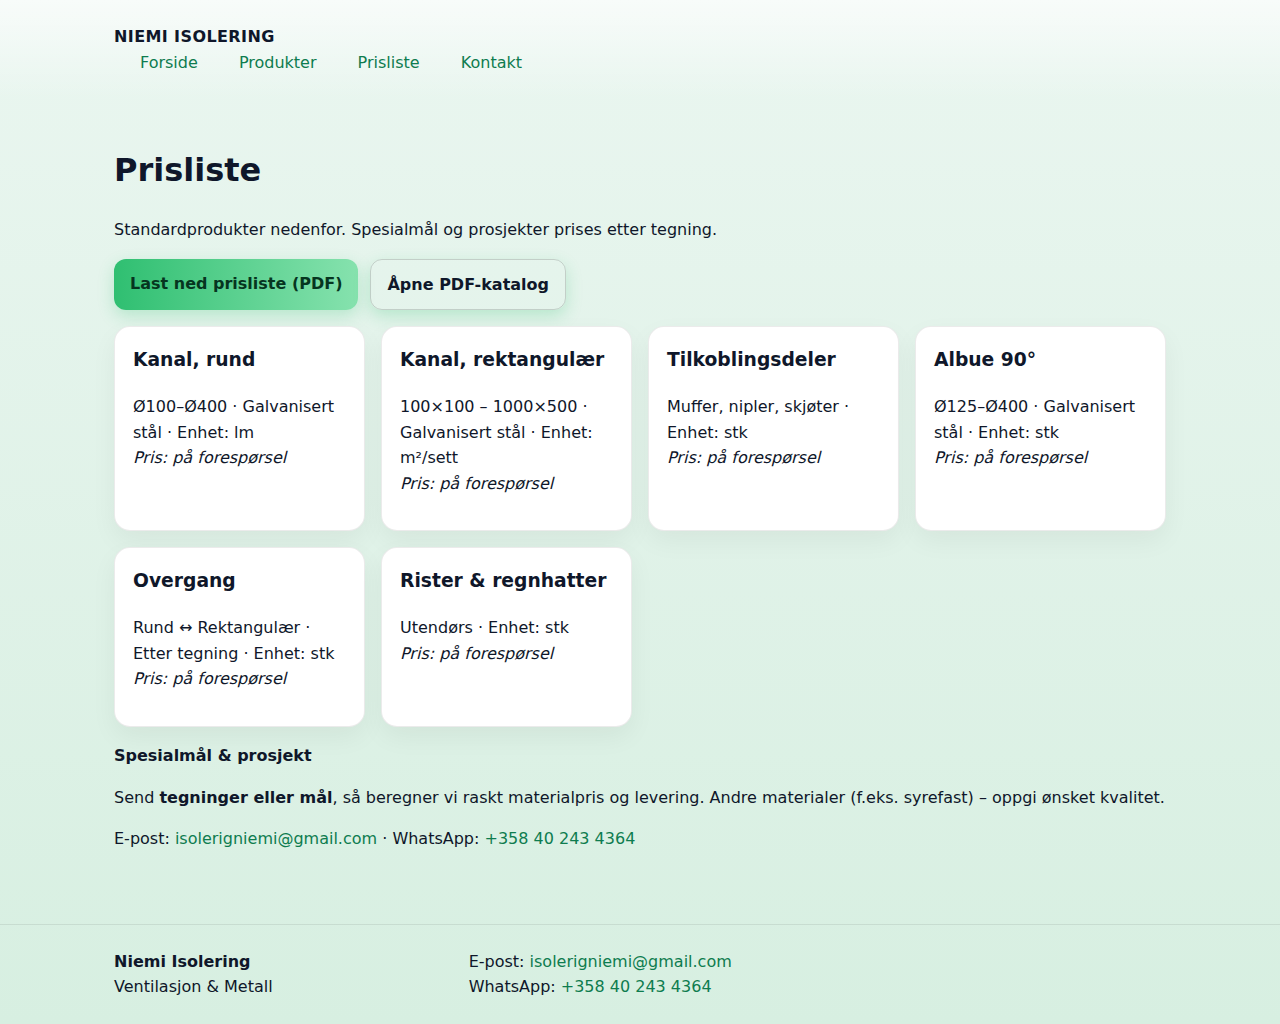
<file: hinnasto.html>
<!DOCTYPE html>
<html lang="nb">
<head>
  <meta charset="utf-8" />
  <meta name="viewport" content="width=device-width, initial-scale=1" />
  <title>Niemi Isolering – Prisliste</title>
  <meta name="description" content="Prisliste for standardkanaler og komponenter. Spesialmål etter avtale." />
  <link rel="stylesheet" href="./style.css" />
</head>
<body>
  <header class="site-header">
    <div class="container topbar">
      <div class="brand">NIEMI ISOLERING</div>
      <nav class="menu">
        <a href="./index.html">Forside</a>
        <a href="./produkter.html">Produkter</a>
        <a href="./hinnasto.html" aria-current="page">Prisliste</a>
        <a href="./kontakt.html">Kontakt</a>
      </nav>
    </div>
  </header>

  <main class="container">
    <h1>Prisliste</h1>
    <p class="muted">Standardprodukter nedenfor. Spesialmål og prosjekter prises etter tegning.</p>

    <div class="cta-row" style="margin:.5rem 0 1rem">
      <a class="btn" href="./pdf/Niemi_Isolering_Prisliste_NO.pdf" download>Last ned prisliste (PDF)</a>
      <a class="btn btn-outline" href="./pdf-viewer.html">Åpne PDF-katalog</a>
    </div>

    <section class="grid-3" style="margin-top:.75rem;">
      <article class="card">
        <h3>Kanal, rund</h3>
        <p>Ø100–Ø400 · Galvanisert stål · Enhet: lm<br/><em>Pris: på forespørsel</em></p>
      </article>
      <article class="card">
        <h3>Kanal, rektangulær</h3>
        <p>100×100 – 1000×500 · Galvanisert stål · Enhet: m²/sett<br/><em>Pris: på forespørsel</em></p>
      </article>
      <article class="card">
        <h3>Tilkoblingsdeler</h3>
        <p>Muffer, nipler, skjøter · Enhet: stk<br/><em>Pris: på forespørsel</em></p>
      </article>
      <article class="card">
        <h3>Albue 90°</h3>
        <p>Ø125–Ø400 · Galvanisert stål · Enhet: stk<br/><em>Pris: på forespørsel</em></p>
      </article>
      <article class="card">
        <h3>Overgang</h3>
        <p>Rund ↔ Rektangulær · Etter tegning · Enhet: stk<br/><em>Pris: på forespørsel</em></p>
      </article>
      <article class="card">
        <h3>Rister & regnhatter</h3>
        <p>Utendørs · Enhet: stk<br/><em>Pris: på forespørsel</em></p>
      </article>
    </section>

    <section class="cta-banner">
      <p><strong>Spesialmål & prosjekt</strong></p>
      <p>Send <strong>tegninger eller mål</strong>, så beregner vi raskt materialpris og levering. Andre materialer (f.eks. syrefast) – oppgi ønsket kvalitet.</p>
      <p class="muted">
        E-post: <a href="mailto:isolerigniemi@gmail.com">isolerigniemi@gmail.com</a> ·
        WhatsApp: <a href="https://wa.me/358402434364" rel="noopener">+358 40 243 4364</a>
      </p>
    </section>
  </main>

  <footer class="site-footer">
    <div class="container">
      <div class="divider"></div>
      <div class="footer-grid">
        <div class="small"><strong>Niemi Isolering</strong><br/>Ventilasjon & Metall</div>
        <div class="small">E-post: <a href="mailto:isolerigniemi@gmail.com">isolerigniemi@gmail.com</a><br/>WhatsApp: <a href="https://wa.me/358402434364" rel="noopener">+358 40 243 4364</a></div>
      </div>
    </div>
  </footer>
</body>
</html>
</file>
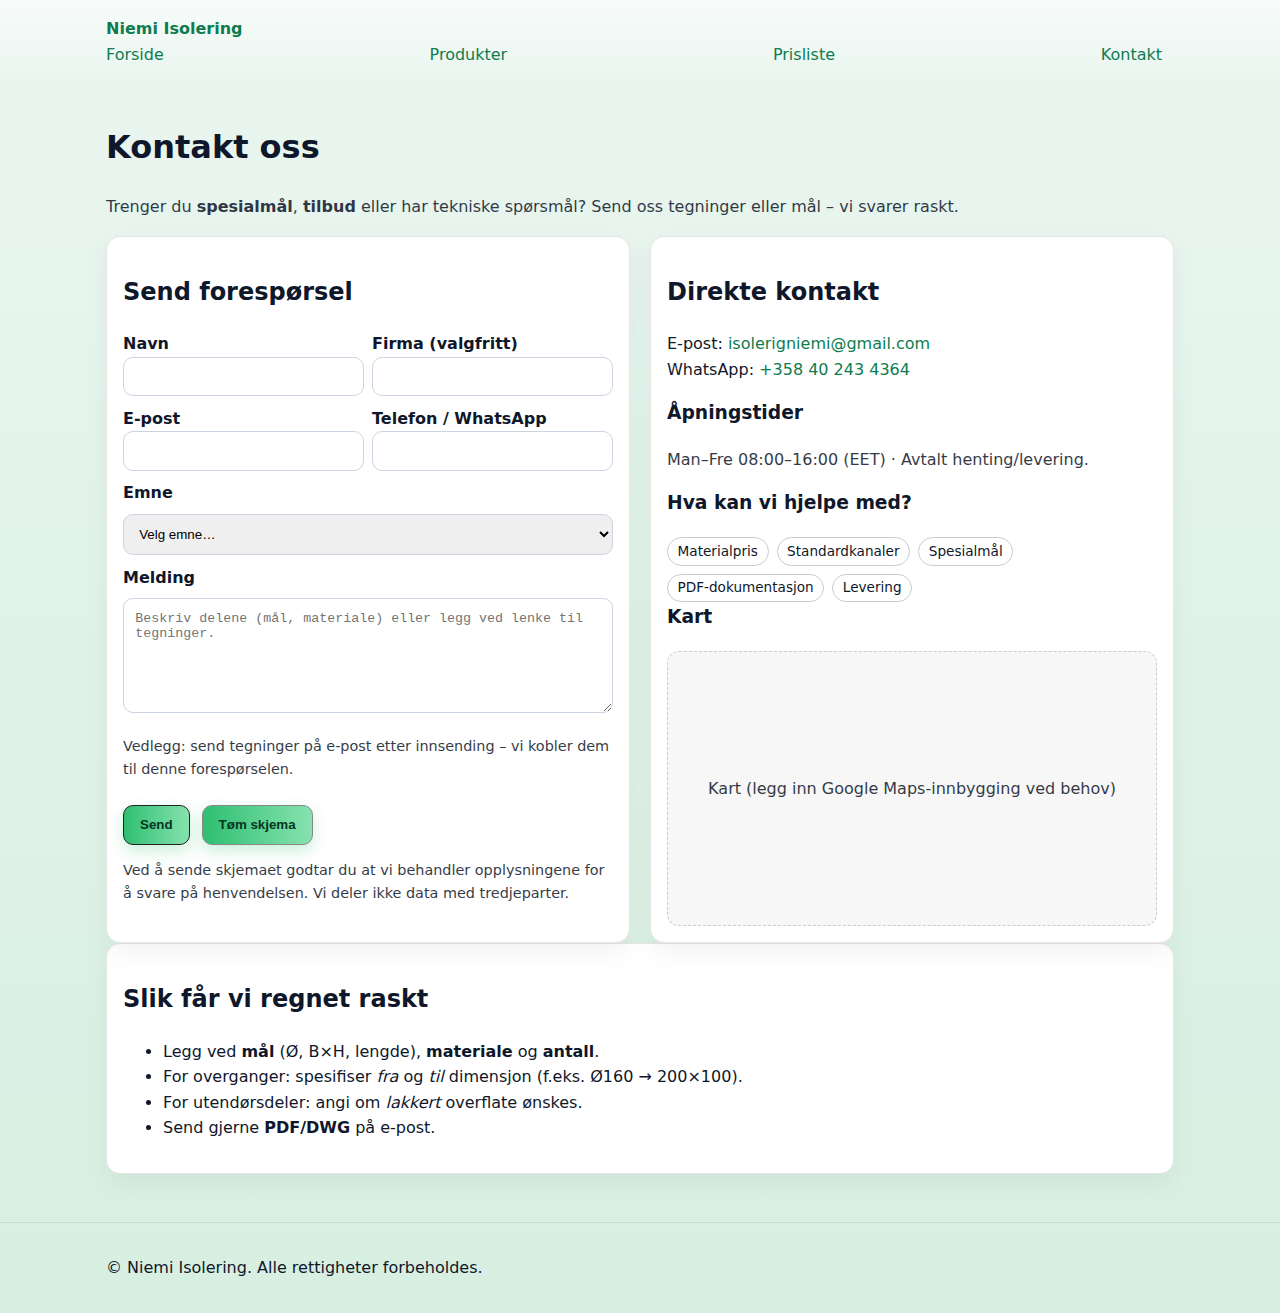
<file: kontakt.html>
<!DOCTYPE html>
<html lang="nb">
<head>
  <meta charset="utf-8" />
  <meta name="viewport" content="width=device-width, initial-scale=1" />
  <title>Niemi Isolering – Kontakt</title>
  <meta name="description" content="Ta kontakt for tilbud, spesialmål og spørsmål. Rask respons via e-post eller WhatsApp." />
  <link rel="icon" href="./assets/favicon.ico" />
  <!-- Ulkoinen tyylitiedosto tästä repossa -->
  <link rel="stylesheet" href="./style.css" />
  <style>
    /* Kevyt perus-layout; varsinainen ilme tulee style.css:stä */
    .container{max-width:1100px;margin:0 auto;padding:1rem}
    header,footer{border-bottom:1px solid #eee}
    footer{border-bottom:none;border-top:1px solid #eee;margin-top:2rem}
    .logo{text-decoration:none;font-weight:700}
    .nav a{margin-right:12px}
    .grid{display:grid;gap:1.25rem}
    @media(min-width:900px){.grid.cols-2{grid-template-columns:1fr 1fr}}
    .card{border:1px solid #e6e6e6;border-radius:14px;padding:1rem;background:#fff}
    .muted{opacity:.85}
    .form-row{display:grid;gap:.5rem;margin:.6rem 0}
    .form-row.half{grid-template-columns:1fr}
    @media(min-width:640px){.form-row.half{grid-template-columns:1fr 1fr}}
    label{font-weight:600}
    input,select,textarea{width:100%;padding:.7rem;border:1px solid #cbd5e1;border-radius:10px}
    .btn{display:inline-block;padding:.7rem 1rem;border-radius:10px;border:1px solid #222;text-decoration:none;cursor:pointer}
    .btn.secondary{border-color:#888}
    .inline{display:flex;gap:.75rem;flex-wrap:wrap;align-items:center}
    .map{aspect-ratio:16/9;background:#f7f7f7;border:1px dashed #ccc;border-radius:12px;display:flex;align-items:center;justify-content:center}
    .chips{display:flex;gap:.5rem;flex-wrap:wrap}
    .chip{border:1px solid #ccc;border-radius:999px;padding:.15rem .6rem;font-size:.85rem}
    .help{font-size:.9rem}
    .ok{color:#166534}
    .err{color:#b00020}
  </style>
</head>
<body>
  <header class="site-header">
    <div class="container">
      <a class="logo" href="./index.html" aria-label="Niemi Isolering">Niemi Isolering</a>
      <nav class="nav" aria-label="Hovedmeny">
        <a href="./index.html">Forside</a>
        <a href="./produkter.html">Produkter</a>
        <a href="./hinnasto.html">Prisliste</a>
        <a href="./kontakt.html" aria-current="page">Kontakt</a>
      </nav>
    </div>
  </header>

  <main>
    <div class="container">
      <h1>Kontakt oss</h1>
      <p class="muted">Trenger du <strong>spesialmål</strong>, <strong>tilbud</strong> eller har tekniske spørsmål? Send oss tegninger eller mål – vi svarer raskt.</p>

      <div class="grid cols-2">
        <!-- Kontaktlomake -->
        <section class="card" aria-labelledby="contact-form-heading">
          <h2 id="contact-form-heading">Send forespørsel</h2>

          <!-- Vaihtoehto A: MAILTO-JS -->
          <form id="contactForm" novalidate>
            <div class="form-row half">
              <div>
                <label for="name">Navn</label>
                <input id="name" name="name" type="text" autocomplete="name" required />
              </div>
              <div>
                <label for="company">Firma (valgfritt)</label>
                <input id="company" name="company" type="text" autocomplete="organization" />
              </div>
            </div>

            <div class="form-row half">
              <div>
                <label for="email">E-post</label>
                <input id="email" name="email" type="email" autocomplete="email" required />
              </div>
              <div>
                <label for="phone">Telefon / WhatsApp</label>
                <input id="phone" name="phone" type="tel" autocomplete="tel" />
              </div>
            </div>

            <div class="form-row">
              <label for="topic">Emne</label>
              <select id="topic" name="topic" required>
                <option value="">Velg emne…</option>
                <option>Tilbud / materialpris</option>
                <option>Spesialmål etter tegning</option>
                <option>Standardprodukter</option>
                <option>Levering & dokumentasjon</option>
                <option>Annet</option>
              </select>
            </div>

            <div class="form-row">
              <label for="message">Melding</label>
              <textarea id="message" name="message" rows="6" placeholder="Beskriv delene (mål, materiale) eller legg ved lenke til tegninger." required></textarea>
              <p class="help muted">Vedlegg: send tegninger på e-post etter innsending – vi kobler dem til denne forespørselen.</p>
            </div>

            <div class="inline">
              <button class="btn" type="submit">Send</button>
              <button class="btn secondary" type="reset">Tøm skjema</button>
            </div>

            <p id="form-status" class="help" role="status" aria-live="polite"></p>

            <p class="help muted">
              Ved å sende skjemaet godtar du at vi behandler opplysningene for å svare på henvendelsen. Vi deler ikke data med tredjeparter.
            </p>
          </form>
        </section>

        <!-- Yhteystiedot -->
        <aside class="card" aria-labelledby="contact-direct">
          <h2 id="contact-direct">Direkte kontakt</h2>
          <p>
            E-post: <a href="mailto:isolerigniemi@gmail.com">isolerigniemi@gmail.com</a><br/>
            WhatsApp: <a href="https://wa.me/358402434364" rel="noopener">+358 40 243 4364</a>
          </p>

          <h3>Åpningstider</h3>
          <p class="muted">Man–Fre 08:00–16:00 (EET) · Avtalt henting/levering.</p>

          <h3>Hva kan vi hjelpe med?</h3>
          <div class="chips" aria-label="Typiske forespørsler">
            <span class="chip">Materialpris</span>
            <span class="chip">Standardkanaler</span>
            <span class="chip">Spesialmål</span>
            <span class="chip">PDF-dokumentasjon</span>
            <span class="chip">Levering</span>
          </div>

          <h3>Kart</h3>
          <div class="map" role="img" aria-label="Kartplassholder">
            <span class="muted">Kart (legg inn Google Maps-innbygging ved behov)</span>
          </div>
        </aside>
      </div>

      <section class="card" aria-labelledby="email-tip">
        <h2 id="email-tip">Slik får vi regnet raskt</h2>
        <ul>
          <li>Legg ved <strong>mål</strong> (Ø, B×H, lengde), <strong>materiale</strong> og <strong>antall</strong>.</li>
          <li>For overganger: spesifiser <em>fra</em> og <em>til</em> dimensjon (f.eks. Ø160 → 200×100).</li>
          <li>For utendørsdeler: angi om <em>lakkert</em> overflate ønskes.</li>
          <li>Send gjerne <strong>PDF/DWG</strong> på e-post.</li>
        </ul>
      </section>
    </div>
  </main>

  <footer class="site-footer">
    <div class="container">
      <p>© Niemi Isolering. Alle rettigheter forbeholdes.</p>
    </div>
  </footer>

  <script>
    // Mailto-lähetys (Vaihtoehto A)
    (function(){
      const form = document.getElementById('contactForm');
      const status = document.getElementById('form-status');
      const TO = 'isolerigniemi@gmail.com';

      form.addEventListener('submit', function(e){
        e.preventDefault();
        status.textContent = '';

        const name = form.name.value.trim();
        const company = form.company.value.trim();
        const email = form.email.value.trim();
        const phone = form.phone.value.trim();
        const topic = form.topic.value.trim();
        const message = form.message.value.trim();

        if(!name || !email || !topic || !message){
          status.textContent = 'Fyll inn alle obligatoriske felter (Navn, E-post, Emne, Melding).';
          status.className = 'help err';
          return;
        }

        // mailto-otsikko ja runko
        const subject = `Henvendelse (${topic}) – ${name}`;
        const bodyLines = [
          `Navn: ${name}`,
          `Firma: ${company || '-'}`,
          `E-post: ${email}`,
          `Telefon/WhatsApp: ${phone || '-'}`,
          `Emne: ${topic}`,
          '',
          'Melding:',
          message
        ];
        const body = encodeURIComponent(bodyLines.join('\n'));

        // Avataan käyttäjän sähköpostisovellus
        window.location.href = `mailto:${TO}?subject=${encodeURIComponent(subject)}&body=${body}`;

        // Käyttäjäpalaute sivulla
        status.textContent = 'Avataan e-postisovellus. Hvis vindu ikke åpnes, send e-post til isolerigniemi@gmail.com.';
        status.className = 'help ok';
      });
    })();
  </script>
</body>
</html>
</file>
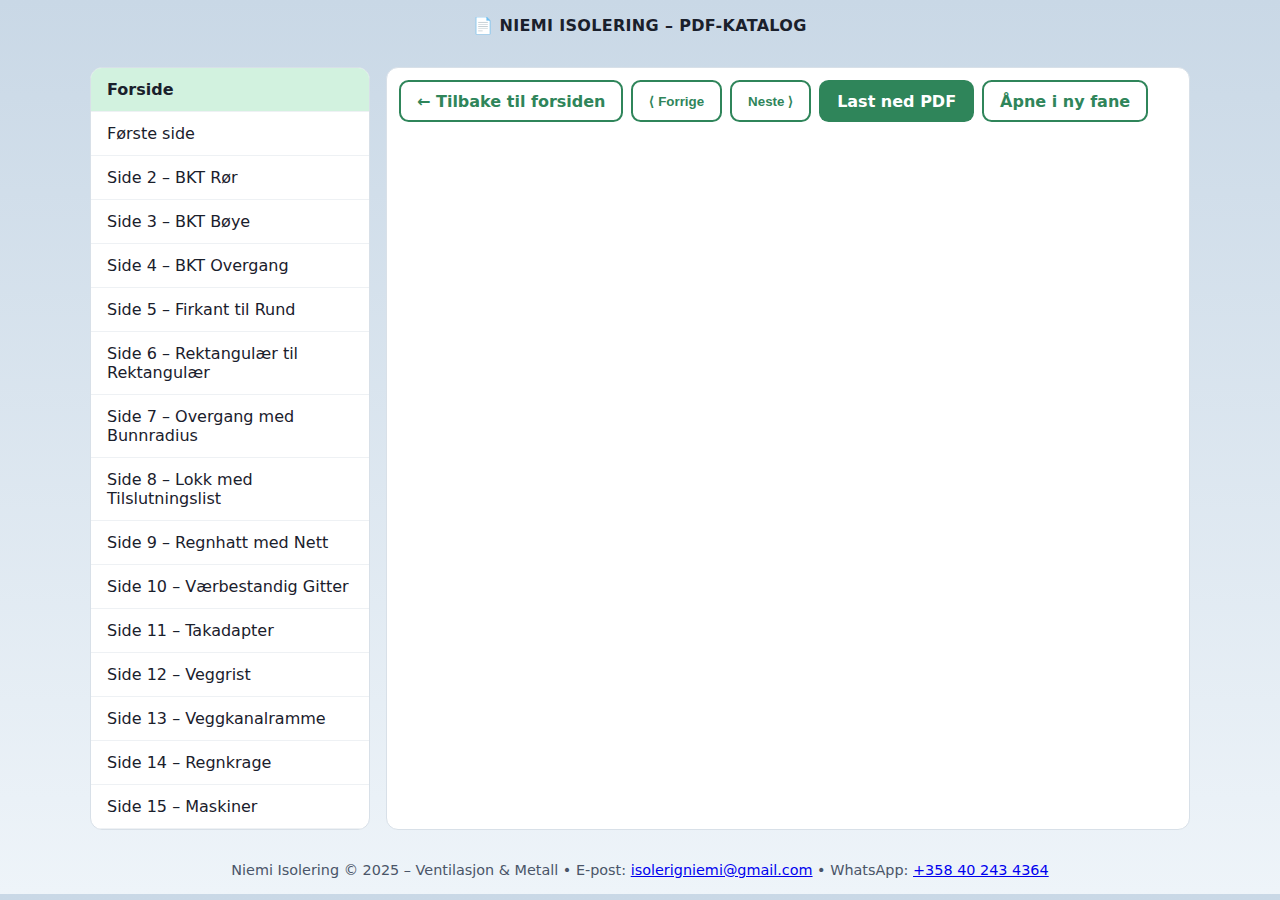
<file: pdf-viewer.html>
<!DOCTYPE html>
<html lang="nb">
<head>
  <meta charset="utf-8" />
  <meta name="viewport" content="width=device-width, initial-scale=1" />
  <title>Niemi Isolering – PDF-katalog</title>
  <meta name="description" content="Se og last ned alle PDF-sider av Niemi Isolering sitt produktutvalg." />
  <style>
    body {
      font-family: system-ui, Inter, sans-serif;
      margin: 0;
      background: linear-gradient(180deg, #c9d8e6 0%, #eef4f9 100%);
      color: #1a202c;
    }
    header {
      padding: 1rem 0;
      text-align: center;
      font-weight: 800;
      letter-spacing: .02em;
    }
    .container {
      max-width: 1100px;
      margin: 0 auto;
      padding: 1rem;
    }
    .grid {
      display: grid;
      gap: 1rem;
    }
    @media (min-width: 950px) {
      .grid { grid-template-columns: 280px 1fr; }
    }
    .list {
      background: #fff;
      border: 1px solid #d8e0e8;
      border-radius: 12px;
      overflow: hidden;
    }
    .list a {
      display: block;
      padding: .75rem 1rem;
      border-bottom: 1px solid #eef1f4;
      text-decoration: none;
      color: #1a202c;
    }
    .list a:hover {
      background: #edf7f3;
    }
    .list a.active {
      background: #d2f2df;
      font-weight: 700;
    }
    .viewer {
      background: #fff;
      border: 1px solid #d8e0e8;
      border-radius: 12px;
      padding: .75rem;
    }
    iframe {
      width: 100%;
      height: 75vh;
      border: none;
      border-radius: 8px;
    }
    .toolbar {
      display: flex;
      flex-wrap: wrap;
      gap: .5rem;
      margin-bottom: .5rem;
    }
    .btn, .btn-outline {
      display: inline-flex;
      align-items: center;
      justify-content: center;
      padding: .6rem 1rem;
      border-radius: .6rem;
      text-decoration: none;
      font-weight: 700;
      transition: background .2s;
      cursor: pointer;
    }
    .btn { background: #2f855a; color: #fff; border: 2px solid transparent; }
    .btn:hover { background: #276749; }
    .btn-outline { border: 2px solid #2f855a; color: #2f855a; background: transparent; }
    .btn-outline:hover { background: #e6f4ed; }
    footer {
      text-align: center;
      padding: 1rem;
      color: #4a5568;
      font-size: .9rem;
    }
  </style>
</head>

<body>
  <header>📄 NIEMI ISOLERING – PDF-KATALOG</header>

  <main class="container">
    <div class="grid">
      <!-- ===== VASEN SIVUPANEELI ===== -->
      <aside class="list" id="pdf-list">
        <a href="./pdf/niemi_isolering_forside.pdf" data-title="Forside" class="active">Forside</a>
        <a href="./pdf/Ventilasjonssystemer_Norsk_Første_Side.pdf" data-title="Første side">Første side</a>
        <a href="./pdf/Ventilasjonssystemer_Norsk_Side_2_BKT_Roer.pdf" data-title="Side 2 – BKT Rør">Side 2 – BKT Rør</a>
        <a href="./pdf/Ventilasjonssystemer_Norsk_Side_3_BKT_Boye.pdf" data-title="Side 3 – BKT Bøye">Side 3 – BKT Bøye</a>
        <a href="./pdf/Ventilasjonssystemer_Norsk_Side_4_BKT_Overgang.pdf" data-title="Side 4 – BKT Overgang">Side 4 – BKT Overgang</a>
        <a href="./pdf/Ventilasjonssystemer_Norsk_Side_5_BKT_Firkant_til_Rund.pdf" data-title="Side 5 – Firkant til Rund">Side 5 – Firkant til Rund</a>
        <a href="./pdf/Ventilasjonssystemer_Norsk_Side_6_BKT_Rektangulær_til_Rektangulær.pdf" data-title="Side 6 – Rektangulær til Rektangulær">Side 6 – Rektangulær til Rektangulær</a>
        <a href="./pdf/Ventilasjonssystemer_Norsk_Side_7_BKT_Overgang_med_Bunnradius.pdf" data-title="Side 7 – Overgang med Bunnradius">Side 7 – Overgang med Bunnradius</a>
        <a href="./pdf/Ventilasjonssystemer_Norsk_Side_8_Lokk_med_Tilslutningslist.pdf" data-title="Side 8 – Lokk med Tilslutningslist">Side 8 – Lokk med Tilslutningslist</a>
        <a href="./pdf/Ventilasjonssystemer_Norsk_Side_9_Regnhatt_med_Nett.pdf" data-title="Side 9 – Regnhatt med Nett">Side 9 – Regnhatt med Nett</a>
        <a href="./pdf/Ventilasjonssystemer_Norsk_Side_10_Vaerbestandig_Gitter.pdf" data-title="Side 10 – Værbestandig Gitter">Side 10 – Værbestandig Gitter</a>
        <a href="./pdf/Ventilasjonssystemer_Norsk_Side_11_Takadapter.pdf" data-title="Side 11 – Takadapter">Side 11 – Takadapter</a>
        <a href="./pdf/Ventilasjonssystemer_Norsk_Side_12_Veggrist.pdf" data-title="Side 12 – Veggrist">Side 12 – Veggrist</a>
        <a href="./pdf/Ventilasjonssystemer_Norsk_Side_13_Veggkanalramme.pdf" data-title="Side 13 – Veggkanalramme">Side 13 – Veggkanalramme</a>
        <a href="./pdf/Ventilasjonssystemer_Norsk_Side_14_Regnkrage.pdf" data-title="Side 14 – Regnkrage">Side 14 – Regnkrage</a>
        <a href="./pdf/Ventilasjonssystemer_Norsk_Side_15_Maskiner.pdf" data-title="Side 15 – Maskiner">Side 15 – Maskiner</a>
      </aside>

      <!-- ===== OIKEA KATSELUALUE ===== -->
      <section class="viewer">
        <div class="toolbar">
          <a href="./index.html" class="btn-outline">← Tilbake til forsiden</a>
          <button id="prev" class="btn-outline">⟨ Forrige</button>
          <button id="next" class="btn-outline">Neste ⟩</button>
          <a id="download" class="btn" href="./pdf/niemi_isolering_forside.pdf" download>Last ned PDF</a>
          <a id="open-new" class="btn-outline" href="./pdf/niemi_isolering_forside.pdf" target="_blank" rel="noopener">Åpne i ny fane</a>
        </div>
        <iframe id="frame" src="./pdf/niemi_isolering_forside.pdf" title="Forside"></iframe>
      </section>
    </div>
  </main>

  <footer>
    Niemi Isolering © 2025 – Ventilasjon & Metall  
    • E-post: <a href="mailto:isolerigniemi@gmail.com">isolerigniemi@gmail.com</a>  
    • WhatsApp: <a href="https://wa.me/358402434364" rel="noopener">+358 40 243 4364</a>
  </footer>

  <script>
    (function(){
      const list = document.getElementById('pdf-list');
      const frame = document.getElementById('frame');
      const dl = document.getElementById('download');
      const open = document.getElementById('open-new');
      const links = Array.from(list.querySelectorAll('a'));
      const prevBtn = document.getElementById('prev');
      const nextBtn = document.getElementById('next');

      function openPdf(a) {
        if (!a) return;
        links.forEach(x => x.classList.remove('active'));
        a.classList.add('active');
        const url = a.getAttribute('href');
        frame.src = url;
        frame.title = a.dataset.title || 'PDF';
        dl.href = url;
        open.href = url;
      }

      list.addEventListener('click', e => {
        const a = e.target.closest('a');
        if (!a) return;
        e.preventDefault();
        openPdf(a);
      });

      prevBtn.addEventListener('click', () => {
        const currentIndex = links.findIndex(x => x.classList.contains('active'));
        if (currentIndex > 0) openPdf(links[currentIndex - 1]);
      });

      nextBtn.addEventListener('click', () => {
        const currentIndex = links.findIndex(x => x.classList.contains('active'));
        if (currentIndex < links.length - 1) openPdf(links[currentIndex + 1]);
      });
    })();
  </script>
</body>
</html>
</file>
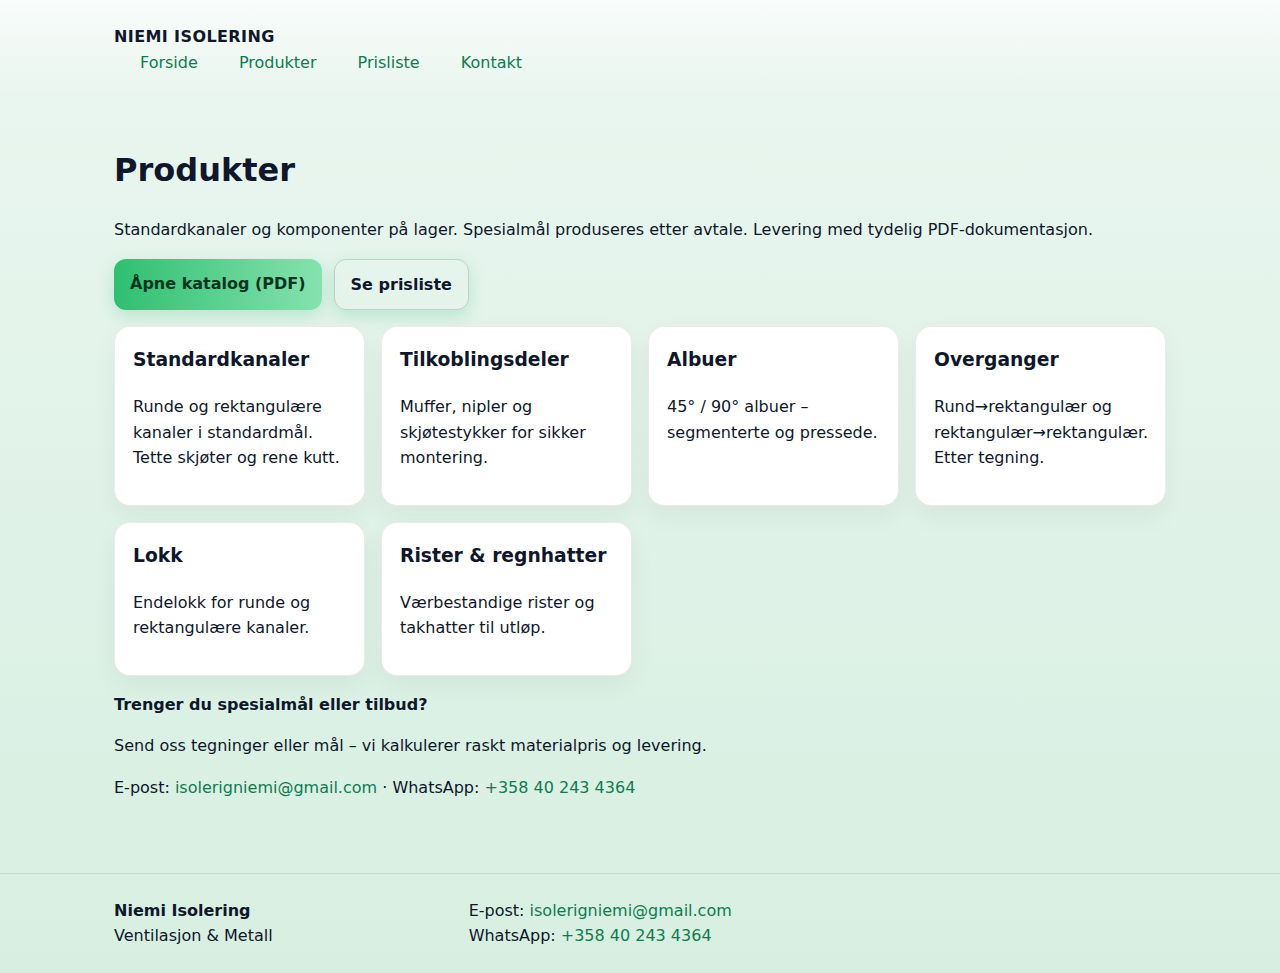
<file: produkter.html>
<!DOCTYPE html>
<html lang="nb">
<head>
  <meta charset="utf-8" />
  <meta name="viewport" content="width=device-width, initial-scale=1" />
  <title>Niemi Isolering – Produkter</title>
  <meta name="description" content="Standardkanaler og komponenter, spesialmål etter avtale. Rask levering og tydelig dokumentasjon." />
  <link rel="stylesheet" href="./style.css" />
</head>
<body>
  <header class="site-header">
    <div class="container topbar">
      <div class="brand">NIEMI ISOLERING</div>
      <nav class="menu">
        <a href="./index.html">Forside</a>
        <a href="./produkter.html" aria-current="page">Produkter</a>
        <a href="./hinnasto.html">Prisliste</a>
        <a href="./kontakt.html">Kontakt</a>
      </nav>
    </div>
  </header>

  <main class="container">
    <h1>Produkter</h1>
    <p class="muted">Standardkanaler og komponenter på lager. Spesialmål produseres etter avtale. Levering med tydelig PDF-dokumentasjon.</p>

    <div class="cta-row" style="margin:.5rem 0 1rem">
      <a class="btn" href="./pdf-viewer.html">Åpne katalog (PDF)</a>
      <a class="btn btn-outline" href="./hinnasto.html">Se prisliste</a>
    </div>

    <section class="grid-3" style="margin-top:.75rem;">
      <article class="card">
        <h3>Standardkanaler</h3>
        <p>Runde og rektangulære kanaler i standardmål. Tette skjøter og rene kutt.</p>
      </article>
      <article class="card">
        <h3>Tilkoblingsdeler</h3>
        <p>Muffer, nipler og skjøtestykker for sikker montering.</p>
      </article>
      <article class="card">
        <h3>Albuer</h3>
        <p>45° / 90° albuer – segmenterte og pressede.</p>
      </article>
      <article class="card">
        <h3>Overganger</h3>
        <p>Rund→rektangulær og rektangulær→rektangulær. Etter tegning.</p>
      </article>
      <article class="card">
        <h3>Lokk</h3>
        <p>Endelokk for runde og rektangulære kanaler.</p>
      </article>
      <article class="card">
        <h3>Rister & regnhatter</h3>
        <p>Værbestandige rister og takhatter til utløp.</p>
      </article>
    </section>

    <section class="cta-banner">
      <p><strong>Trenger du spesialmål eller tilbud?</strong></p>
      <p>Send oss tegninger eller mål – vi kalkulerer raskt materialpris og levering.</p>
      <p class="muted">
        E-post: <a href="mailto:isolerigniemi@gmail.com">isolerigniemi@gmail.com</a> ·
        WhatsApp: <a href="https://wa.me/358402434364" rel="noopener">+358 40 243 4364</a>
      </p>
    </section>
  </main>

  <footer class="site-footer">
    <div class="container">
      <div class="divider"></div>
      <div class="footer-grid">
        <div class="small"><strong>Niemi Isolering</strong><br/>Ventilasjon & Metall</div>
        <div class="small">E-post: <a href="mailto:isolerigniemi@gmail.com">isolerigniemi@gmail.com</a><br/>WhatsApp: <a href="https://wa.me/358402434364" rel="noopener">+358 40 243 4364</a></div>
      </div>
    </div>
  </footer>
</body>
</html>
</file>
<file: style.css>
/* ====== Grunnvariabler (lys, myk grønn stil) ====== */
:root{
  --bg-top:#f4fbf7;     /* bakgrunn – øvre del */
  --bg-bot:#dff0e7;     /* bakgrunn – nedre del */
  --panel:#ffffff;      /* paneler / kort */
  --card:#ffffff;
  --muted:#466262;      /* grågrønn tekst */
  --brand:#2fbf71;      /* hovedfarge (grønn) */
  --brand-2:#3aa8ff;    /* sekundærfarge (blå) */
  --text:#0f172a;       /* hovedtekst – mørk */
  --max:1100px;
}

*{box-sizing:border-box}
html,body{margin:0;padding:0}
body {
  font-family: Inter, system-ui, -apple-system, Segoe UI, Roboto, Arial, sans-serif;
  background: linear-gradient(180deg, #eaf6f0 0%, #d7efe1 100%);
  color: var(--text);
  line-height: 1.6;
}

/* ====== Lenker og knapper ====== */
a{color:#0e7c4f;text-decoration:none}
a:hover{text-decoration:underline}

.btn{
  display:inline-block;
  background:linear-gradient(90deg,var(--brand),#86e2ae);
  color:#06351f;
  font-weight:700;
  padding:12px 16px;
  border-radius:12px;
  border:none;
  box-shadow:0 6px 16px rgba(47,191,113,.25);
}
.btn:hover{filter:brightness(1.05)}
.btn-outline{
  display:inline-block;
  background:transparent;
  border:1px solid rgba(0,0,0,.15);
  padding:12px 16px;
  border-radius:12px;
  color:var(--text);
}
.btn.full{display:block;text-align:center;width:100%}

/* ====== Struktur ====== */
.container{max-width:var(--max);margin:0 auto;padding:clamp(16px,2vw,24px)}
.site-header{background:linear-gradient(180deg,#ffffffaa 0%, transparent 100%)}
.site-header.compact{padding-bottom:8px}

.nav{display:flex;align-items:center;justify-content:space-between;gap:16px}
.brand{font-weight:800;letter-spacing:.4px}
.menu a{margin-left:16px;padding:8px 10px;border-radius:10px}
.menu a.active,.menu a:hover{background:rgba(0,0,0,.06)}

.hero{padding-top:24px;padding-bottom:10px;text-align:left}
.hero h1{font-size:clamp(28px,3.6vw,44px);line-height:1.15;margin:0 0 10px}
.lead{color:var(--muted);max-width:60ch;margin:0 0 16px}
.cta-row{display:flex;gap:12px;flex-wrap:wrap}

/* ====== Rutestyrt layout ====== */
.grid-3{
  display:grid;gap:16px;
  grid-template-columns:repeat(auto-fit,minmax(240px,1fr));
  margin-top:8px
}

/* Kort og paneler (lyse) */
.card,.panel{
  background:var(--panel);
  border:1px solid rgba(0,0,0,.08);
  border-radius:16px;padding:18px;
  box-shadow:0 10px 26px rgba(0,0,0,.05)
}
.card h3{margin-top:0}

/* Delt seksjon */
.split{
  display:grid;gap:18px;margin-top:8px;
  grid-template-columns:1.4fr .9fr
}
@media (max-width:900px){.split{grid-template-columns:1fr}}

/* Dokumentkort */
.catalog{display:grid;gap:14px;margin-top:14px}
.doc{
  display:grid;gap:14px;align-items:center;
  grid-template-columns:1fr auto;
  background:#fff;border:1px solid rgba(0,0,0,.08);
  border-radius:16px;padding:16px;
  box-shadow:0 6px 18px rgba(0,0,0,.05)
}
.doc h3{margin:0}
.doc-actions .btn{white-space:nowrap}
.bullets{margin:6px 0 0 16px}

/* Informasjonsboks */
.info-box{
  margin-top:16px;padding:14px 16px;border-radius:12px;
  background:rgba(47,191,113,.08);
  border:1px dashed rgba(47,191,113,.35)
}

/* Kontaktkort */
.contact-card{
  background:#fff;border:1px solid rgba(0,0,0,.08);
  border-radius:12px;padding:14px;margin:10px 0
}

/* Footer */
.site-footer{border-top:1px solid rgba(0,0,0,.08);margin-top:32px}
.footer-grid{display:grid;gap:12px;grid-template-columns:1fr 1fr 1fr}
@media (max-width:800px){.footer-grid{grid-template-columns:1fr}}
.link-arrow{display:inline-block;margin-top:8px}
.link-arrow::after{content:" →"}
</file>
